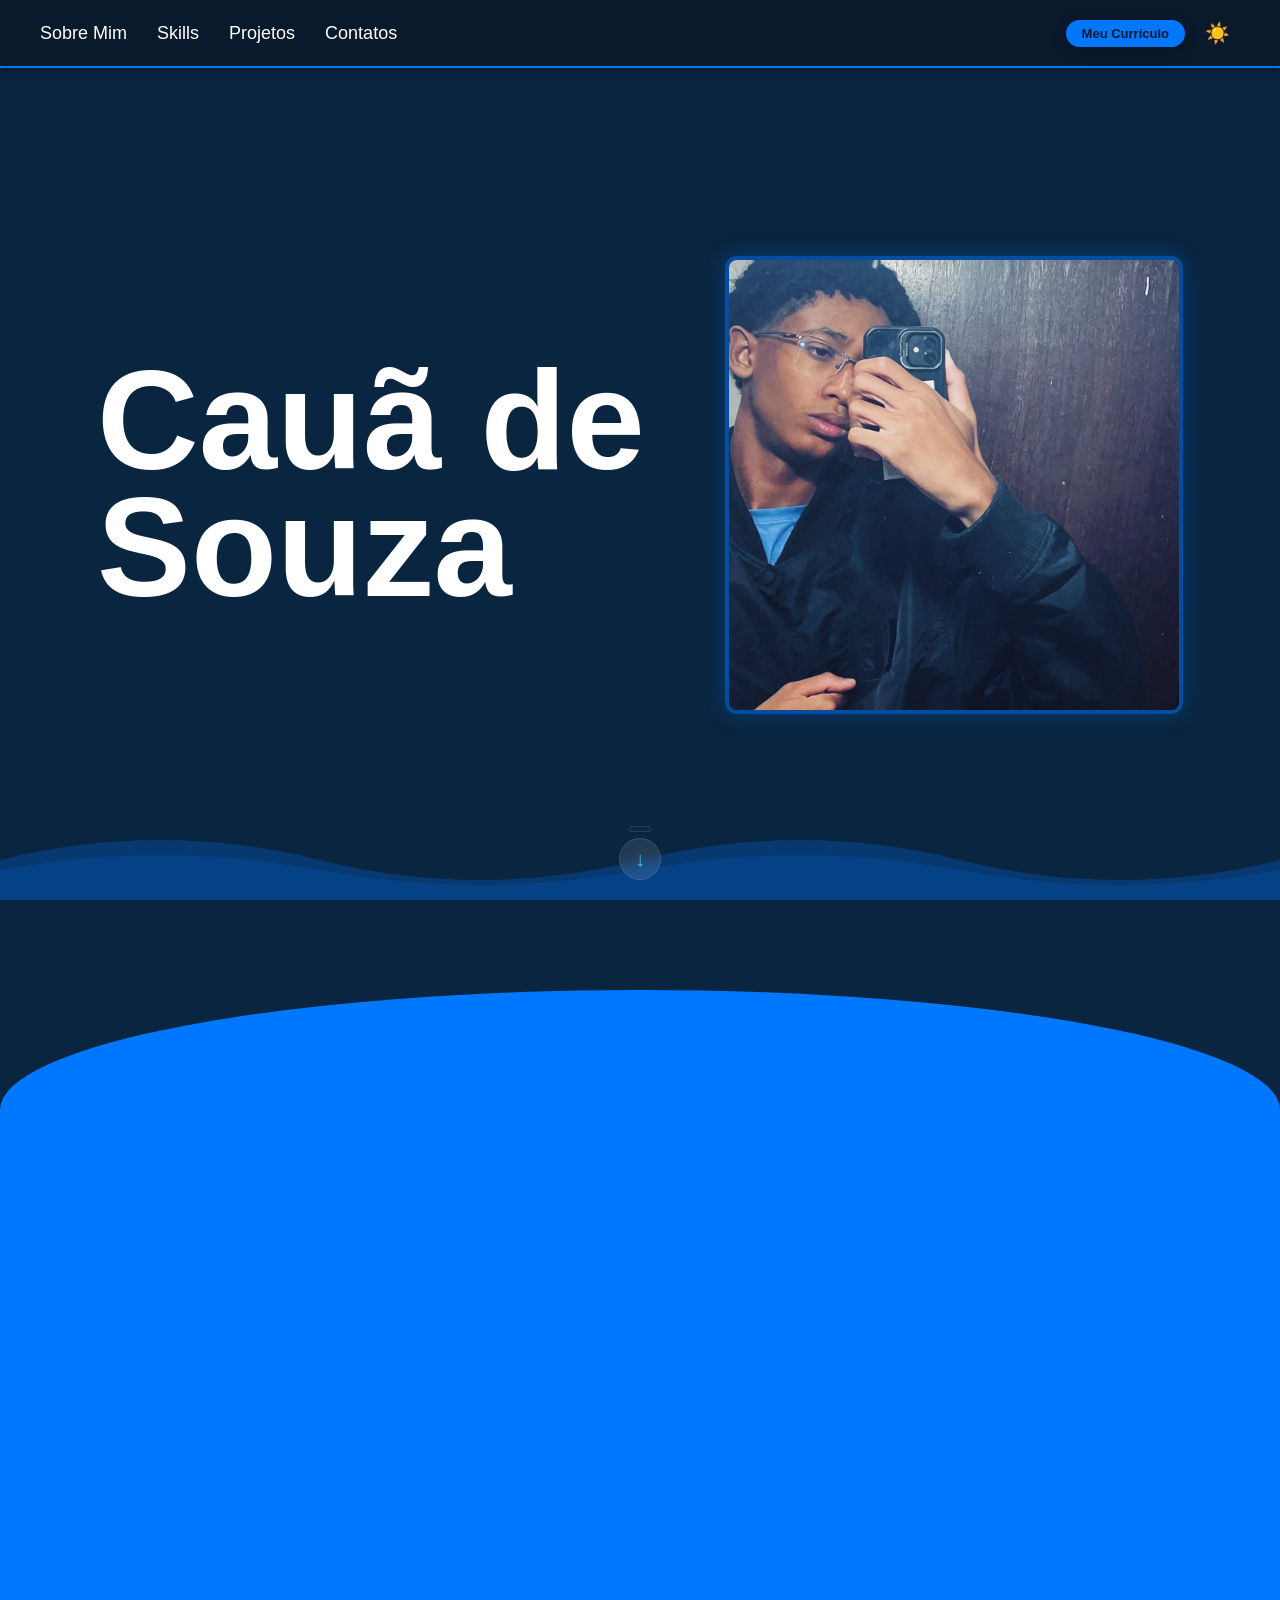
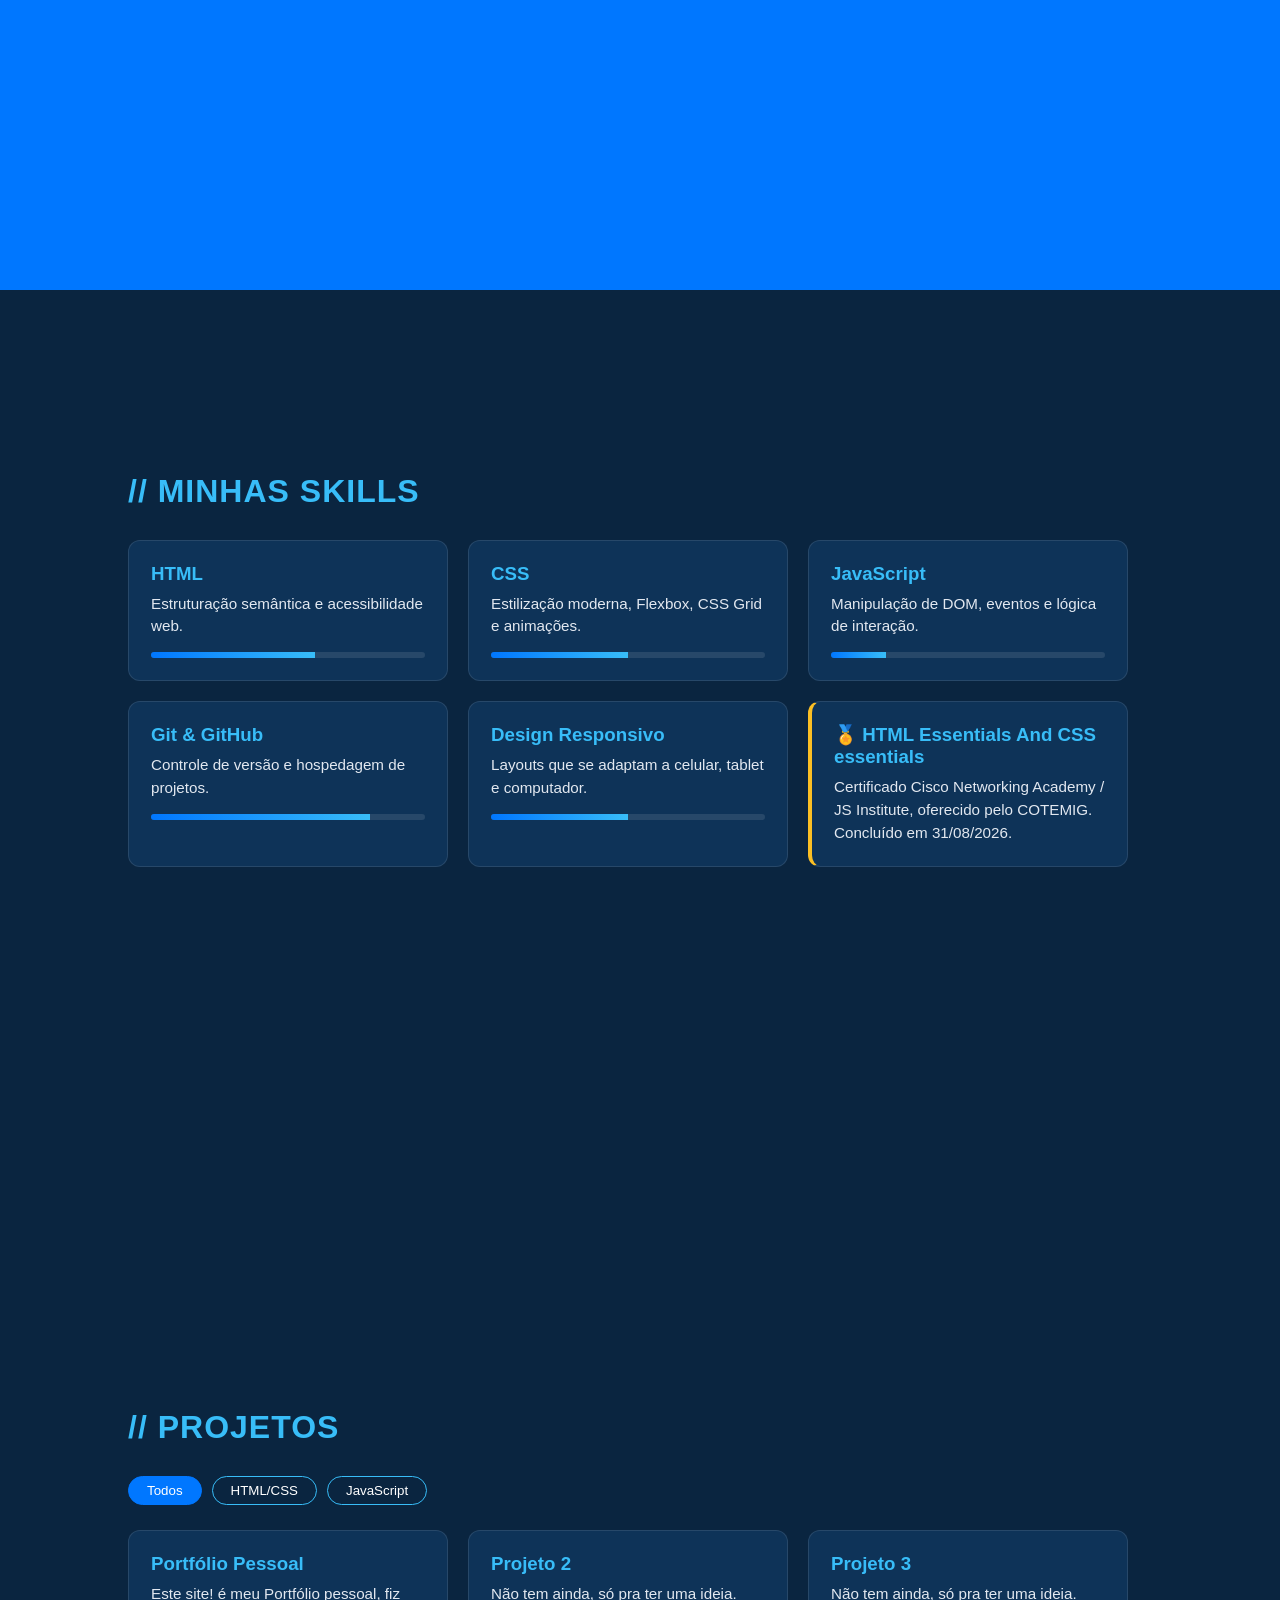
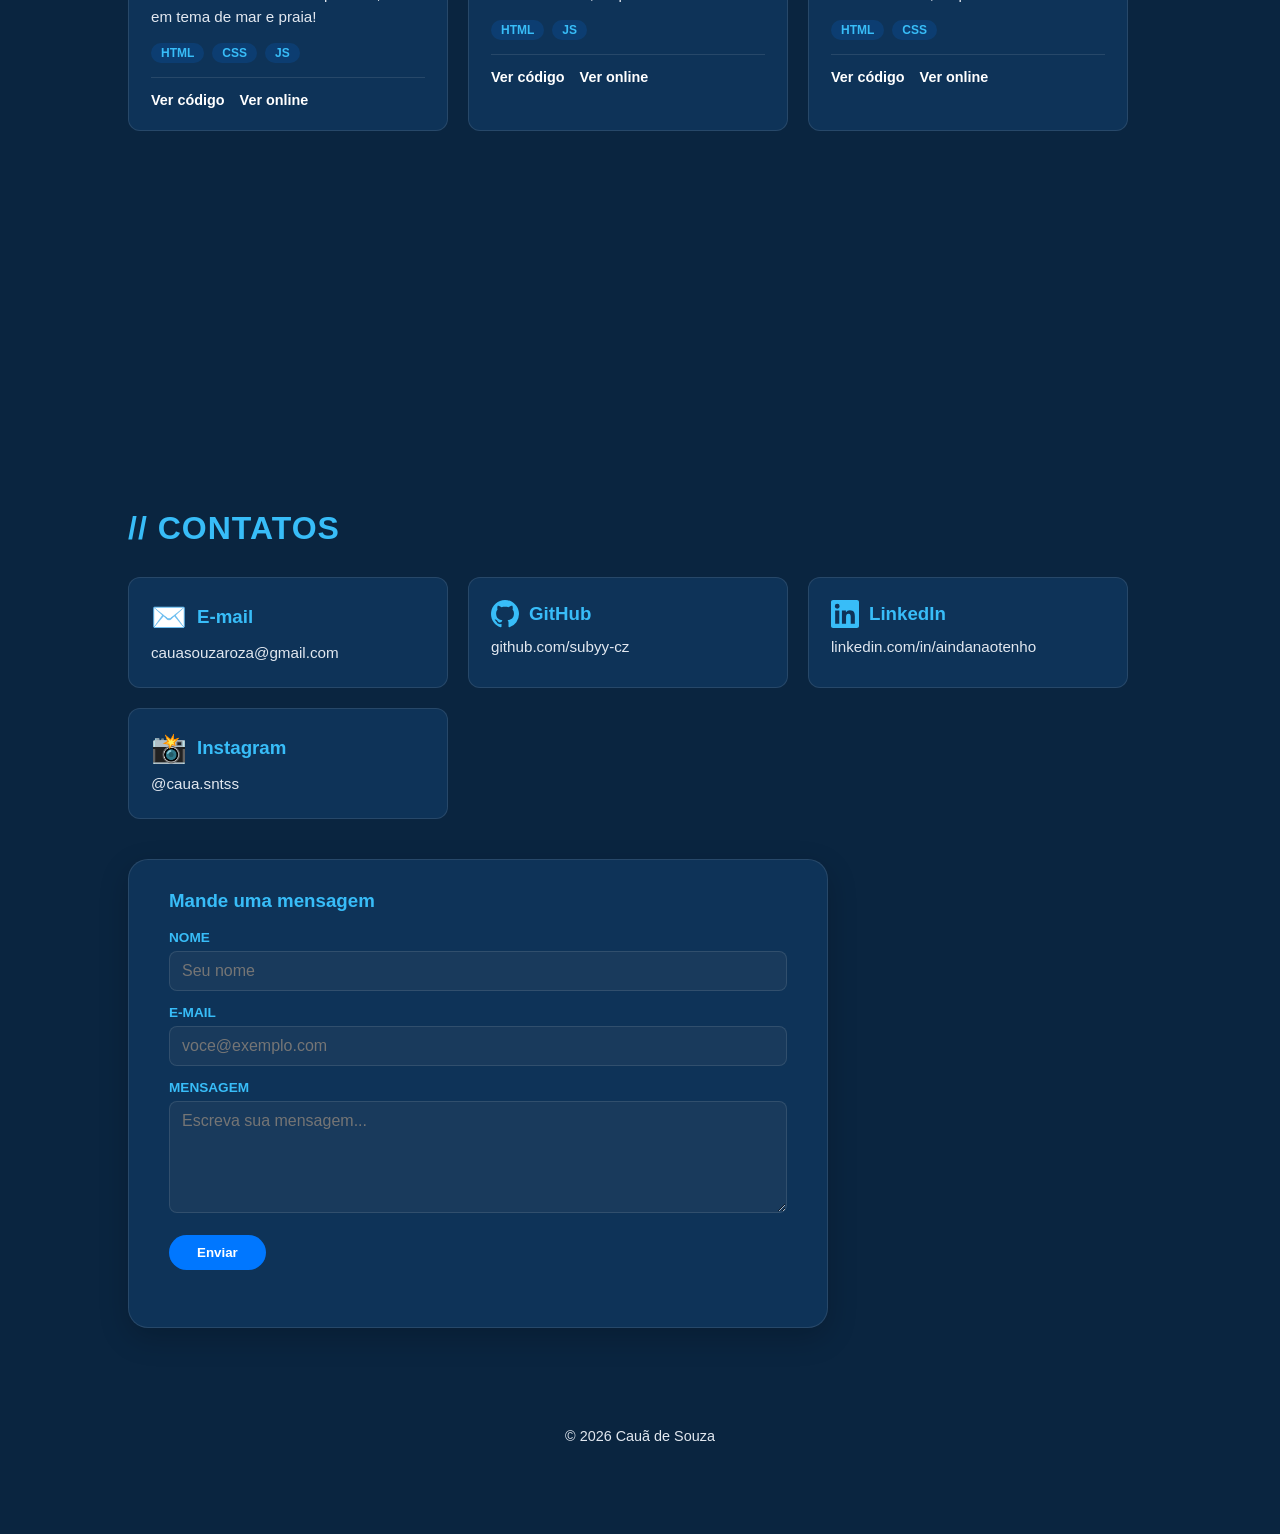
<file: index.html>
<!DOCTYPE html>
<html lang="pt-BR">
<head>
    <meta charset="UTF-8">
    <meta name="viewport" content="width=device-width, initial-scale=1.0">
    <title>Portfólio | Cauã de Souza</title>
    <link rel="stylesheet" href="style.css">
</head>
<body>

<div class="fundo-mar" id="fundo-mar"></div>
<div class="fundo-dia">
    <div class="sol-fundo"></div>
    <div class="nuvem" style="top: 14%; animation-duration: 60s;"></div>
    <div class="nuvem" style="top: 32%; animation-duration: 85s; animation-delay: -30s;"></div>
    <div class="nuvem" style="top: 52%; animation-duration: 70s; animation-delay: -50s;"></div>
</div>
<svg class="onda" viewBox="0 0 2400 80" preserveAspectRatio="none"><path d="M0 40 q150 -40 300 0 t300 0 t300 0 t300 0 t300 0 t300 0 t300 0 t300 0 V80 H0Z"/></svg>
<svg class="onda onda2" viewBox="0 0 2400 80" preserveAspectRatio="none"><path d="M0 40 q150 -40 300 0 t300 0 t300 0 t300 0 t300 0 t300 0 t300 0 t300 0 V80 H0Z"/></svg>

<div class="transicao-tema" id="transicao-tema"></div>
<div class="transicao-pagina" id="transicao-pagina"></div>
<div class="progresso" id="progresso"></div>

<header class="barra-superior">
    <nav>
        <ul>
            <li><a href="#sobre">Sobre Mim</a></li>
            <li><a href="#skills">Skills</a></li>
            <li><a href="#projetos">Projetos</a></li>
            <li><a href="#contatos">Contatos</a></li>
        </ul>
    </nav>

    <div class="lado-direito">
        <a href="seu-curriculo.pdf" download class="botao-curriculo">
            <span class="icone-circulo">📥</span>
            <span>Meu Currículo</span>
        </a>
        <button id="botao-tema" class="botao-tema" aria-label="Alternar Tema">☀️</button>
    </div>
</header>

<section class="hero" id="inicio">
    <main class="conteudoprincipal">
        <h1 class="nomeprincipal">Cauã de <br> Souza</h1>
        <div class="foto-perfil">
            <img src="a.jpeg" alt="Foto de perfil">
        </div>
    </main>

    <div class="container-scrool">
        <span class="texto-clique"></span>
        <a href="#sobre" class="botao-scrool" title="Scroll">↓</a>
    </div>
</section>

<section id="sobre" class="secao">
    <h2 class="titulo-sobre">// SOBRE MIM</h2>
    <div class="card-sobre revelar">
        <p>
            Olá, eu sou o <strong>Cauã de Souza</strong>, tenho 16 anos, sou estudante do colégio Cotemig Floresta e apaixonado por tecnologia
            e programação, com foco no desenvolvimento de interfaces modernas, limpas e que agradem ao máximo os usuários.
        </p>
        <div class="sobre-detalhes">
            <div class="detalhe-item"><span class="detalhe-titulo">Foco</span><span class="detalhe-valor">Front-end</span></div>
            <div class="detalhe-item"><span class="detalhe-titulo">Instituição</span><span class="detalhe-valor">Cotemig Floresta</span></div>
            <div class="detalhe-item"><span class="detalhe-titulo">Localidade</span><span class="detalhe-valor">Belo Horizonte, MG</span></div>
        </div>
    </div>
</section>

<section id="skills" class="secao">
    <h2 class="titulo-sobre">// MINHAS SKILLS</h2>
    <div class="grid-cards">
        <div class="card-skill revelar">
            <h3>HTML</h3>
            <p>Estruturação semântica e acessibilidade web.</p>
            <div class="barra"><span style="--nivel: 60%"></span></div>
        </div>
        <div class="card-skill revelar">
            <h3>CSS</h3>
            <p>Estilização moderna, Flexbox, CSS Grid e animações.</p>
            <div class="barra"><span style="--nivel: 50%"></span></div>
        </div>
        <div class="card-skill revelar">
            <h3>JavaScript</h3>
            <p>Manipulação de DOM, eventos e lógica de interação.</p>
            <div class="barra"><span style="--nivel: 20%"></span></div>
        </div>
        <div class="card-skill revelar">
            <h3>Git & GitHub</h3>
            <p>Controle de versão e hospedagem de projetos.</p>
            <div class="barra"><span style="--nivel: 80%"></span></div>
        </div>
        <div class="card-skill revelar">
            <h3>Design Responsivo</h3>
            <p>Layouts que se adaptam a celular, tablet e computador.</p>
            <div class="barra"><span style="--nivel: 50%"></span></div>
        </div>
        <div class="card-skill card-certificado revelar">
            <h3>🏅 HTML Essentials And CSS essentials</h3>
            <p>Certificado Cisco Networking Academy / JS Institute, oferecido pelo COTEMIG. Concluído em 31/08/2026.</p>
        </div>
    </div>
</section>

<section id="projetos" class="secao">
    <h2 class="titulo-sobre">// PROJETOS</h2>
    <div class="filtros">
        <button class="filtro ativo" data-filtro="todos">Todos</button>
        <button class="filtro" data-filtro="html-css">HTML/CSS</button>
        <button class="filtro" data-filtro="javascript">JavaScript</button>
    </div>
    <div class="grid-cards">
        <article class="card-projeto revelar" data-categoria="html-css">
            <h3>Portfólio Pessoal</h3>
            <p>Este site! é meu Portfólio pessoal, fiz em tema de mar e praia!</p>
            <div class="tags"><span class="tag">HTML</span><span class="tag">CSS</span><span class="tag">JS</span></div>
            <div class="links-projeto"><a href="#">Ver código</a><a href="#">Ver online</a></div>
        </article>
        <article class="card-projeto revelar" data-categoria="javascript">
            <h3>Projeto 2</h3>
            <p>Não tem ainda, só pra ter uma ideia.</p>
            <div class="tags"><span class="tag">HTML</span><span class="tag">JS</span></div>
            <div class="links-projeto"><a href="#">Ver código</a><a href="#">Ver online</a></div>
        </article>
        <article class="card-projeto revelar" data-categoria="html-css">
            <h3>Projeto 3</h3>
            <p>Não tem ainda, só pra ter uma ideia.</p>
            <div class="tags"><span class="tag">HTML</span><span class="tag">CSS</span></div>
            <div class="links-projeto"><a href="#">Ver código</a><a href="#">Ver online</a></div>
        </article>
    </div>
</section>

<section id="contatos" class="secao">
    <h2 class="titulo-sobre">// CONTATOS</h2>
    <div class="grid-cards">
        <a class="card-contato revelar" href="mailto:cauasouzaroza@gmail.com"><div class="contato-topo"><span>✉️</span><h3>E-mail</h3></div><p>cauasouzaroza@gmail.com</p></a>
        <a class="card-contato revelar" href="https://github.com/subyy-cz" target="_blank" rel="noopener"><div class="contato-topo"><svg class="contato-icone icone-github" viewBox="0 0 16 16" aria-hidden="true"><path d="M8 0C3.58 0 0 3.58 0 8c0 3.54 2.29 6.53 5.47 7.59.4.07.55-.17.55-.38 0-.19-.01-.82-.01-1.49-2.01.37-2.53-.49-2.69-.94-.09-.23-.48-.94-.82-1.13-.28-.15-.68-.52-.01-.53.63-.01 1.08.58 1.23.82.72 1.21 1.87.87 2.33.66.07-.52.28-.87.51-1.07-1.78-.2-3.64-.89-3.64-3.95 0-.87.31-1.59.82-2.15-.08-.2-.36-1.02.08-2.12 0 0 .67-.21 2.2.82.64-.18 1.32-.27 2-.27.68 0 1.36.09 2 .27 1.53-1.04 2.2-.82 2.2-.82.44 1.1.16 1.92.08 2.12.51.56.82 1.27.82 2.15 0 3.07-1.87 3.75-3.65 3.95.29.25.54.73.54 1.48 0 1.07-.01 1.93-.01 2.2 0 .21.15.46.55.38A8.013 8.013 0 0016 8c0-4.42-3.58-8-8-8z"/></svg><h3>GitHub</h3></div><p>github.com/subyy-cz</p></a>
        <a class="card-contato revelar" href="https://linkedin.com/in/seu-usuario" target="_blank" rel="noopener"><div class="contato-topo"><svg class="contato-icone icone-linkedin" viewBox="0 0 24 24" aria-hidden="true"><path d="M20.447 20.452h-3.554v-5.569c0-1.328-.027-3.037-1.852-3.037-1.853 0-2.136 1.445-2.136 2.939v5.667H9.351V9h3.414v1.561h.046c.477-.9 1.637-1.85 3.37-1.85 3.601 0 4.267 2.37 4.267 5.455v6.286zM5.337 7.433a2.062 2.062 0 01-2.063-2.065 2.064 2.064 0 112.063 2.065zm1.782 13.019H3.555V9h3.564v11.452zM22.225 0H1.771C.792 0 0 .774 0 1.729v20.542C0 23.227.792 24 1.771 24h20.451C23.2 24 24 23.227 24 22.271V1.729C24 .774 23.2 0 22.222 0h.003z"/></svg><h3>LinkedIn</h3></div><p>linkedin.com/in/aindanaotenho</p></a>
        <a class="card-contato revelar" href="https://instagram.com/caua.sntss" target="_blank" rel="noopener"><div class="contato-topo"><span>📸</span><h3>Instagram</h3></div><p>@caua.sntss</p></a>
    </div>

    <form id="form-contato" class="card-formulario revelar" novalidate>
        <h3>Mande uma mensagem</h3>
        <label for="nome">Nome</label>
        <input type="text" id="nome" placeholder="Seu nome">
        <label for="email">E-mail</label>
        <input type="email" id="email" placeholder="voce@exemplo.com">
        <label for="mensagem">Mensagem</label>
        <textarea id="mensagem" rows="5" placeholder="Escreva sua mensagem..."></textarea>
        <button type="submit" class="botao-enviar">Enviar</button>
        <p class="form-msg" id="form-msg"></p>
    </form>
</section>

<footer class="rodape">© 2026 Cauã de Souza</footer>

<script src="ondanome.js"></script>
</body>
</html>
</file>
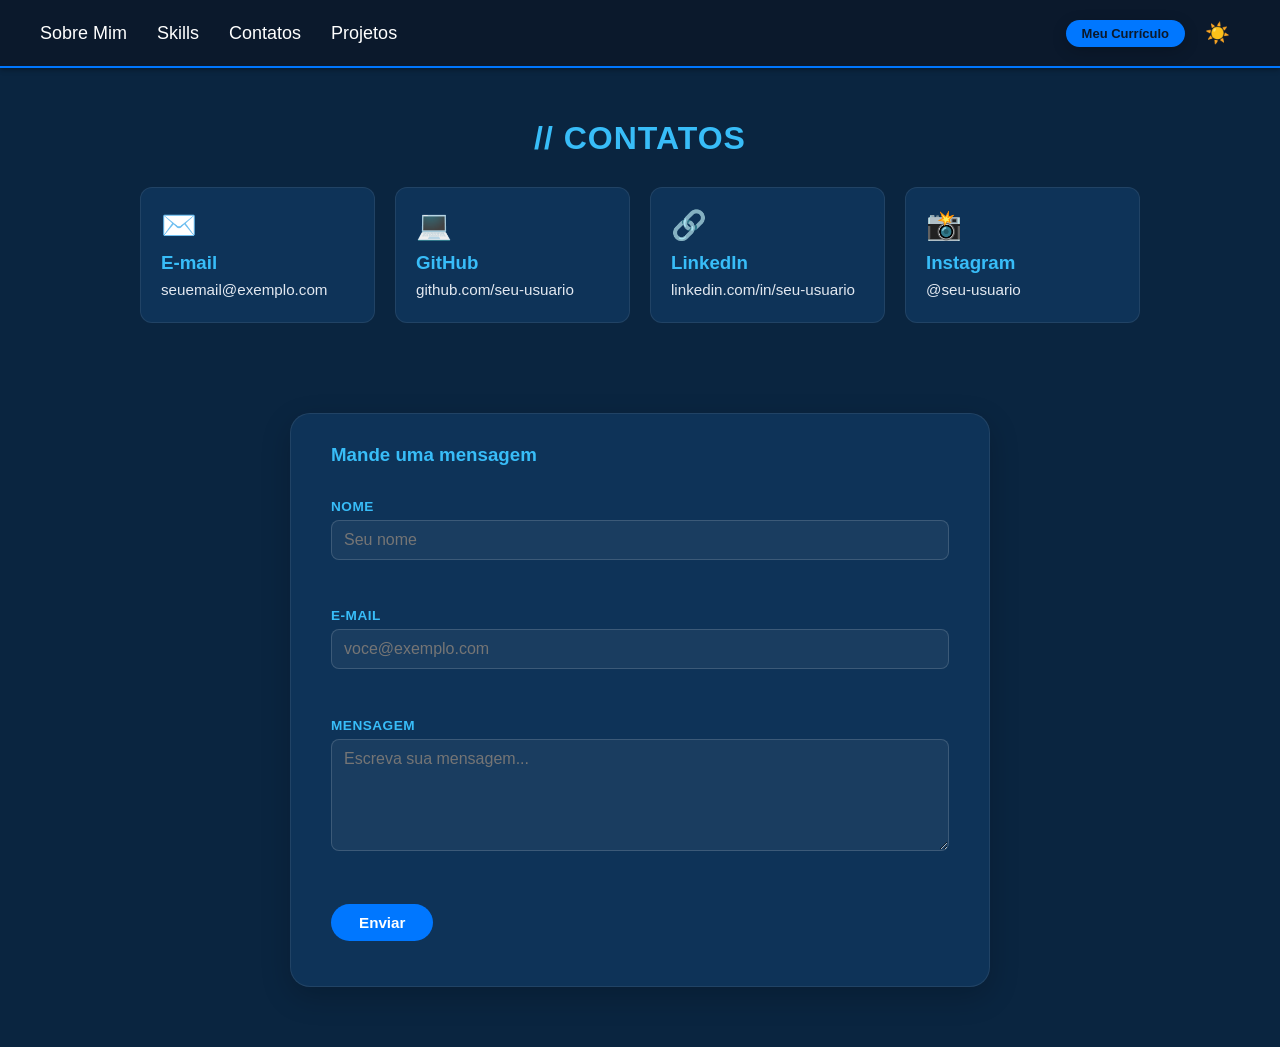
<file: contatos.html>
<!DOCTYPE html>
<html lang="pt-BR">
<head>
    <meta charset="UTF-8">
    <meta name="viewport" content="width=device-width, initial-scale=1.0">
    <title>Contatos | Cauã de Souza</title>
    <link rel="stylesheet" href="style.css">
    <link rel="stylesheet" href="contatos.css">
</head>
<body>

    <header class="barra-superior">
        <nav>
            <ul>
                <li><a href="index.html#sobre">Sobre Mim</a></li>
                <li><a href="skills.html">Skills</a></li>
                <li><a href="contatos.html">Contatos</a></li>
                <li><a href="projetos.html">Projetos</a></li>
            </ul>
        </nav>

        <div style="display: flex; align-items: center; gap: 10px;">
            <a href="seu-curriculo.pdf" download class="botao-curriculo">
                <span class="icone-circulo">📥</span>
                <span>Meu Currículo</span>
            </a>
            <div class="modoclaroescuro">
                <button id="botao-tema" class="botao-tema" aria-label="Alternar Tema">☀️</button>
            </div>
        </div>
    </header>

    <main class="secao-contatos">
        <h2 class="titulo-sobre">// CONTATOS</h2>

        <div class="grid-contatos">
            <a class="card-contato" href="mailto:seuemail@exemplo.com">
                <span class="contato-icone">✉️</span>
                <h3>E-mail</h3>
                <p>seuemail@exemplo.com</p>
            </a>
            <a class="card-contato" href="https://github.com/seu-usuario" target="_blank" rel="noopener">
                <span class="contato-icone">💻</span>
                <h3>GitHub</h3>
                <p>github.com/seu-usuario</p>
            </a>
            <a class="card-contato" href="https://linkedin.com/in/seu-usuario" target="_blank" rel="noopener">
                <span class="contato-icone">🔗</span>
                <h3>LinkedIn</h3>
                <p>linkedin.com/in/seu-usuario</p>
            </a>
            <a class="card-contato" href="https://instagram.com/seu-usuario" target="_blank" rel="noopener">
                <span class="contato-icone">📸</span>
                <h3>Instagram</h3>
                <p>@seu-usuario</p>
            </a>
        </div>

        <div class="card-formulario">
            <h3>Mande uma mensagem</h3>
            <form id="form-contato" novalidate>
                <div class="campo">
                    <label for="nome">Nome</label>
                    <input type="text" id="nome" name="nome" placeholder="Seu nome">
                    <span class="erro" id="erro-nome"></span>
                </div>
                <div class="campo">
                    <label for="email">E-mail</label>
                    <input type="email" id="email" name="email" placeholder="voce@exemplo.com">
                    <span class="erro" id="erro-email"></span>
                </div>
                <div class="campo">
                    <label for="mensagem">Mensagem</label>
                    <textarea id="mensagem" name="mensagem" rows="5" placeholder="Escreva sua mensagem..."></textarea>
                    <span class="erro" id="erro-mensagem"></span>
                </div>
                <button type="submit" class="botao-enviar">Enviar</button>
                <p class="mensagem-sucesso" id="mensagem-sucesso"></p>
            </form>
        </div>
    </main>

    <script src="ondanome.js"></script>
    <script src="contatos.js"></script>
</body>
</html>
</file>
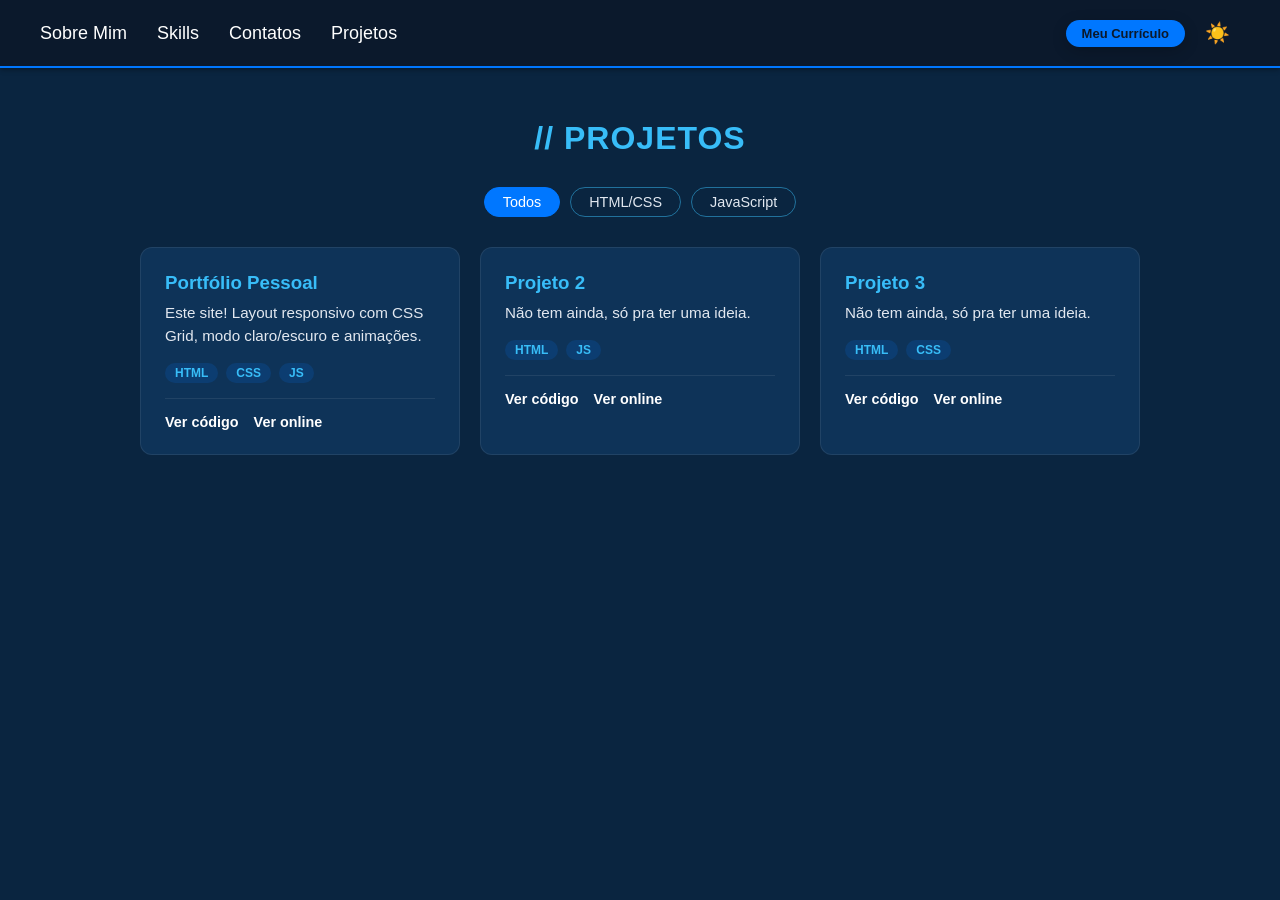
<file: projetos.html>
<!DOCTYPE html>
<html lang="pt-BR">
<head>
    <meta charset="UTF-8">
    <meta name="viewport" content="width=device-width, initial-scale=1.0">
    <title>Projetos | Cauã de Souza</title>
    <link rel="stylesheet" href="style.css">
    <link rel="stylesheet" href="projetos.css">
</head>
<body>

    <header class="barra-superior">
        <nav>
            <ul>
                <li><a href="index.html#sobre">Sobre Mim</a></li>
                <li><a href="skills.html">Skills</a></li>
                <li><a href="contatos.html">Contatos</a></li>
                <li><a href="projetos.html">Projetos</a></li>
            </ul>
        </nav>

        <div style="display: flex; align-items: center; gap: 10px;">
            <a href="seu-curriculo.pdf" download class="botao-curriculo">
                <span class="icone-circulo">📥</span>
                <span>Meu Currículo</span>
            </a>
            <div class="modoclaroescuro">
                <button id="botao-tema" class="botao-tema" aria-label="Alternar Tema">☀️</button>
            </div>
        </div>
    </header>

    <main class="secao-projetos">
        <h2 class="titulo-sobre">// PROJETOS</h2>

        <div class="filtros">
            <button class="filtro ativo" data-filtro="todos">Todos</button>
            <button class="filtro" data-filtro="html-css">HTML/CSS</button>
            <button class="filtro" data-filtro="javascript">JavaScript</button>
        </div>

        <div class="grid-projetos">
            <article class="card-projeto" data-categoria="html-css">
                <h3>Portfólio Pessoal</h3>
                <p>Este site! Layout responsivo com CSS Grid, modo claro/escuro e animações.</p>
                <div class="tags">
                    <span class="tag">HTML</span>
                    <span class="tag">CSS</span>
                    <span class="tag">JS</span>
                </div>
                <div class="links-projeto">
                    <a href="#">Ver código</a>
                    <a href="#">Ver online</a>
                </div>
            </article>

            <article class="card-projeto" data-categoria="javascript">
                <h3>Projeto 2</h3>
                <p>Não tem ainda, só pra ter uma ideia.</p>
                <div class="tags">
                    <span class="tag">HTML</span>
                    <span class="tag">JS</span>
                </div>
                <div class="links-projeto">
                    <a href="#">Ver código</a>
                    <a href="#">Ver online</a>
                </div>
            </article>

            <article class="card-projeto" data-categoria="html-css">
                <h3>Projeto 3</h3>
                <p>Não tem ainda, só pra ter uma ideia.</p>
                <div class="tags">
                    <span class="tag">HTML</span>
                    <span class="tag">CSS</span>
                </div>
                <div class="links-projeto">
                    <a href="#">Ver código</a>
                    <a href="#">Ver online</a>
                </div>
            </article>
        </div>
    </main>

    <script src="ondanome.js"></script>
    <script src="projetos.js"></script>
</body>
</html>
</file>
<file: style.css>
html { scroll-behavior: smooth; }

:root {
    --fundo: #0A2540;
    --texto: #ffffff;
    --texto-suave: #e2e8f0;
    --card: #0e3358;
    --barra: #0b192c;
    --destaque: #38bdf8;
    --borda: rgba(255, 255, 255, 0.1);
}

body.light-mode {
    --fundo: #e0f2fe;
    --texto: #0A2540;
    --texto-suave: #334155;
    --card: #ffffff;
    --barra: #bae6fd;
    --destaque: #0284c7;
    --borda: rgba(10, 37, 64, 0.12);
}

body {
    margin: 0;
    font-family: Arial, Helvetica, sans-serif;
    background-color: var(--fundo);
    color: var(--texto);
    transition: background-color 0.4s ease, color 0.4s ease;
    overflow-x: hidden;
    animation: entrar 0.8s ease;
}

@keyframes entrar { from { opacity: 0; } to { opacity: 1; } }

section, footer { position: relative; z-index: 2; }

/* ===== HEADER ===== */
.barra-superior {
    position: fixed;
    top: 0;
    left: 0;
    width: 100%;
    box-sizing: border-box;
    z-index: 100;
    display: flex;
    align-items: center;
    justify-content: space-between;
    padding: 15px 40px;
    background-color: var(--barra);
    border-bottom: 2px solid #0077ff;
    box-shadow: 0 2px 5px rgba(0, 0, 0, 0.3);
    transition: background-color 0.4s ease;
}

body.light-mode .barra-superior { border-bottom-color: #0284c7; }

nav ul { list-style: none; display: flex; gap: 30px; margin: 0; padding: 0; }

nav ul li a {
    text-decoration: none;
    color: var(--texto);
    font-size: 18px;
    transition: opacity 0.2s;
}

nav ul li a:hover { opacity: 0.7; text-decoration: underline; }

.lado-direito { display: flex; align-items: center; gap: 10px; }

.botao-curriculo {
    display: flex;
    align-items: center;
    background-color: #0077ff;
    color: #0b192c;
    padding: 6px 16px;
    border-radius: 50px;
    text-decoration: none;
    font-weight: bold;
    font-size: 13px;
    box-shadow: 0 4px 15px rgba(0, 0, 0, 0.2);
    transition: all 0.4s cubic-bezier(0.16, 1, 0.3, 1);
    overflow: hidden;
}

.icone-circulo {
    display: flex;
    align-items: center;
    justify-content: center;
    width: 0;
    opacity: 0;
    transform: scale(0.5);
    transition: all 0.4s cubic-bezier(0.16, 1, 0.3, 1);
    white-space: nowrap;
}

.botao-curriculo:hover {
    color: #ffffff;
    padding-left: 14px;
    box-shadow: 0 6px 20px rgba(0, 119, 255, 0.4);
}

.botao-curriculo:hover .icone-circulo { width: 28px; opacity: 1; transform: scale(1); margin-left: 8px; }

.botao-tema {
    background: transparent;
    border: none;
    font-size: 20px;
    cursor: pointer;
    padding: 6px 10px;
    border-radius: 50%;
    transition: transform 0.3s ease, background-color 0.3s ease;
}

.botao-tema:hover { transform: scale(1.15) rotate(15deg); background-color: rgba(0, 0, 0, 0.1); }

/* ===== HERO ===== */
.hero {
    min-height: 100vh;
    display: flex;
    flex-direction: column;
    justify-content: center;
    align-items: center;
    box-sizing: border-box;
    padding-top: 70px;
}

.conteudoprincipal {
    display: flex;
    justify-content: space-between;
    align-items: center;
    padding: 40px 50px;
    max-width: 1500px;
    margin: 0 auto;
    gap: 80px;
}

.nomeprincipal {
    font-size: clamp(60px, 11vw, 159px);
    font-weight: bold;
    text-align: left;
    line-height: 0.9;
    margin: 0;
    color: var(--texto);
}

.nomeprincipal .letra { display: inline-block; transition: color 0.3s ease; cursor: default; }

@keyframes tremor-onda {
    0%, 100% { transform: translate(0, 0) rotate(0deg); }
    25% { transform: translate(-2px, 2px) rotate(-1deg); }
    50% { transform: translate(2px, -2px) rotate(1deg); }
    75% { transform: translate(-1px, -1px) rotate(0.5deg); }
}

.nomeprincipal:hover .letra {
    color: #0077ff;
    animation: tremor-onda 0.3s infinite;
    animation-delay: calc(var(--letra-index) * 0.02s);
}

.nomeprincipal .letra:hover { color: var(--texto); animation-play-state: paused; }

.foto-perfil img {
    width: 100%;
    max-width: 450px;
    height: auto;
    display: block;
    border-radius: 12px;
    border: 4px solid rgba(0, 119, 255, 0.5);
    box-shadow: 0 0 20px rgba(0, 119, 255, 0.3);
}

.container-scrool {
    position: absolute;
    bottom: 20px;
    left: 50%;
    transform: translateX(-50%);
    z-index: 10;
    display: flex;
    flex-direction: column;
    align-items: center;
    gap: 6px;
}

.texto-clique {
    background: rgba(0, 119, 255, 0.05);
    border: 1px solid var(--borda);
    color: #94a4b8;
    font-size: 0.7rem;
    padding: 2px 10px;
    border-radius: 12px;
    text-transform: uppercase;
    letter-spacing: 1px;
}

.botao-scrool {
    display: flex;
    align-items: center;
    justify-content: center;
    width: 40px;
    height: 40px;
    background: rgba(255, 255, 255, 0.1);
    backdrop-filter: blur(5px);
    border: 1px solid var(--borda);
    border-radius: 50%;
    color: var(--destaque);
    font-size: 20px;
    text-decoration: none;
    animation: flutuar 2s ease-in-out infinite;
}

@keyframes flutuar { 0%, 100% { transform: translateY(0); } 50% { transform: translateY(6px); } }

.secao {
    min-height: 100vh;
    padding: 110px 10% 70px 10%;
    box-sizing: border-box;
    display: flex;
    flex-direction: column;
    justify-content: center;
    align-items: flex-start;
}

.titulo-sobre {
    font-size: 2rem;
    font-weight: 700;
    color: var(--destaque);
    margin: 0 0 30px 0;
    letter-spacing: 1px;
}

.card-sobre, .card-formulario {
    background-color: var(--card);
    border: 1px solid var(--borda);
    padding: 30px 40px;
    border-radius: 20px;
    max-width: 700px;
    box-shadow: 0 10px 30px rgba(0, 0, 0, 0.2);
    transition: background-color 0.4s ease;
}

.card-sobre p { font-size: 1.1rem; line-height: 1.6; color: var(--texto-suave); margin-top: 0; }

.sobre-detalhes {
    display: grid;
    grid-template-columns: repeat(auto-fit, minmax(140px, 1fr));
    gap: 15px;
    margin-top: 25px;
    padding-top: 20px;
    border-top: 1px solid var(--borda);
}

.detalhe-item { display: flex; flex-direction: column; }
.detalhe-titulo { font-size: 0.85rem; color: var(--destaque); font-weight: 600; margin-bottom: 3px; text-transform: uppercase; letter-spacing: 0.5px; }
.detalhe-valor { font-size: 0.95rem; color: var(--texto-suave); }

.grid-cards {
    display: grid;
    grid-template-columns: repeat(auto-fit, minmax(240px, 1fr));
    gap: 20px;
    max-width: 1000px;
    width: 100%;
}

.card-skill, .card-projeto, .card-contato {
    background-color: var(--card);
    border: 1px solid var(--borda);
    border-radius: 12px;
    padding: 22px;
    color: var(--texto);
    text-decoration: none;
    transition: transform 0.3s ease, border-color 0.3s ease, background-color 0.4s ease;
}

.card-skill:hover, .card-projeto:hover, .card-contato:hover { transform: translateY(-5px); border-color: #0284c7; }

.card-skill h3, .card-projeto h3, .card-contato h3 { margin: 0 0 8px 0; color: var(--destaque); }
.card-skill p, .card-projeto p, .card-contato p { margin: 0; font-size: 0.95rem; line-height: 1.5; color: var(--texto-suave); word-break: break-word; }
.card-contato span { font-size: 1.8rem; }
.card-certificado { border-left: 4px solid #fbbf24; }

.barra { height: 6px; background: var(--borda); border-radius: 6px; margin-top: 14px; overflow: hidden; }
.barra span { display: block; height: 100%; width: 0; background: linear-gradient(90deg, #0077ff, #38bdf8); transition: width 1.4s ease; }
.visivel .barra span { width: var(--nivel); }

.filtros { display: flex; flex-wrap: wrap; gap: 10px; margin-bottom: 25px; }

.filtro {
    background: transparent;
    color: var(--texto);
    border: 1px solid var(--destaque);
    padding: 6px 18px;
    border-radius: 50px;
    cursor: pointer;
    transition: background-color 0.3s ease;
}

.filtro:hover { background-color: rgba(56, 189, 248, 0.15); }
.filtro.ativo { background-color: #0077ff; border-color: #0077ff; color: #ffffff; }

.card-projeto.escondido { display: none; }

.tags { display: flex; flex-wrap: wrap; gap: 8px; margin: 14px 0; }
.tag { background: rgba(0, 119, 255, 0.15); color: var(--destaque); font-size: 0.75rem; font-weight: 600; padding: 3px 10px; border-radius: 12px; }

.links-projeto { display: flex; gap: 15px; padding-top: 14px; border-top: 1px solid var(--borda); }
.links-projeto a { color: var(--texto); font-size: 0.9rem; font-weight: bold; text-decoration: none; }
.links-projeto a:hover { color: var(--destaque); text-decoration: underline; }

.card-formulario { margin-top: 40px; width: 100%; box-sizing: border-box; }
.card-formulario h3 { margin-top: 0; color: var(--destaque); }

.card-formulario label { display: block; font-size: 0.85rem; font-weight: 600; text-transform: uppercase; color: var(--destaque); margin: 14px 0 6px; }

.card-formulario input, .card-formulario textarea {
    width: 100%;
    box-sizing: border-box;
    background: rgba(128, 128, 128, 0.1);
    border: 1px solid var(--borda);
    border-radius: 8px;
    padding: 10px 12px;
    color: var(--texto);
    font-family: inherit;
    font-size: 1rem;
}

.card-formulario input:focus, .card-formulario textarea:focus { outline: none; border-color: #0077ff; }

.botao-enviar {
    margin-top: 18px;
    background-color: #0077ff;
    color: #ffffff;
    border: none;
    padding: 10px 28px;
    border-radius: 50px;
    font-weight: bold;
    cursor: pointer;
    transition: transform 0.3s ease, box-shadow 0.3s ease;
}

.botao-enviar:hover { transform: translateY(-2px); box-shadow: 0 6px 20px rgba(0, 119, 255, 0.4); }
.form-msg { margin: 12px 0 0; font-size: 0.9rem; min-height: 1em; }
.form-msg.erro { color: #f87171; }
.form-msg.ok { color: #22c55e; }

.rodape { text-align: center; padding: 30px 0 90px; color: var(--texto-suave); font-size: 0.9rem; }

.revelar { opacity: 0; transform: translateY(30px); transition: opacity 0.7s ease, transform 0.7s ease, border-color 0.3s ease; }
.revelar.visivel { opacity: 1; transform: translateY(0); }

.fundo-mar, .fundo-dia {
    position: fixed;
    inset: 0;
    overflow: hidden;
    z-index: 1;
    pointer-events: none;
    transition: opacity 0.8s ease;
}

.particle {
    position: absolute;
    background: rgba(56, 189, 248, 0.35);
    border-radius: 50%;
    box-shadow: 0 0 10px rgba(56, 189, 248, 0.5);
    animation: subir-bolha linear infinite;
}

@keyframes subir-bolha {
    0% { transform: translateY(100vh) scale(0.3); opacity: 0; }
    20%, 80% { opacity: 0.7; }
    100% { transform: translateY(-10vh) scale(1.1); opacity: 0; }
}

.onda {
    position: fixed;
    bottom: 0;
    left: 0;
    width: 200%;
    height: 80px;
    z-index: 1;
    pointer-events: none;
    fill: #0077ff;
    opacity: 0.25;
    animation: onda 12s linear infinite;
}

.onda2 { height: 60px; opacity: 0.15; animation-duration: 8s; animation-direction: reverse; }

@keyframes onda { to { transform: translateX(-50%); } }

body.light-mode .fundo-mar { opacity: 0; }
body.light-mode .onda { fill: #38bdf8; opacity: 0.4; }

/* ===== FUNDO: DIA (claro) ===== */
.fundo-dia { opacity: 0; }
body.light-mode .fundo-dia { opacity: 1; }

.sol-fundo { position: absolute; top: -140px; right: -140px; width: 420px; height: 420px; }

.sol-fundo::before {
    content: "";
    position: absolute;
    inset: 0;
    border-radius: 50%;
    background: repeating-conic-gradient(rgba(251, 191, 36, 0.4) 0 5deg, transparent 5deg 15deg);
    -webkit-mask: radial-gradient(circle, #000 25%, transparent 70%);
    mask: radial-gradient(circle, #000 25%, transparent 70%);
    animation: girar 40s linear infinite;
}

.sol-fundo::after {
    content: "";
    position: absolute;
    inset: 32%;
    border-radius: 50%;
    background: #fde047;
    box-shadow: 0 0 60px 25px rgba(253, 224, 71, 0.7);
}

@keyframes girar { to { transform: rotate(360deg); } }

.nuvem {
    position: absolute;
    left: 0;
    width: 120px;
    height: 36px;
    background: #ffffff;
    border-radius: 50px;
    opacity: 0.85;
    animation: nuvem linear infinite;
}

.nuvem::before, .nuvem::after { content: ""; position: absolute; background: #ffffff; border-radius: 50%; }
.nuvem::before { width: 55px; height: 55px; top: -26px; left: 18px; }
.nuvem::after { width: 70px; height: 70px; top: -38px; left: 50px; }

@keyframes nuvem { from { transform: translateX(-200px); } to { transform: translateX(110vw); } }

.transicao-tema { position: fixed; inset: 0; z-index: 9999; pointer-events: none; display: none; }

.transicao-tema.bolha {
    display: block;
    background: radial-gradient(circle at 30% 30%, rgba(255, 255, 255, 0.5), #38bdf8 20%, #0A2540 75%);
    animation: bolha-estoura 0.95s ease-in-out forwards;
}

@keyframes bolha-estoura {
    0% { clip-path: circle(0 at var(--x) var(--y)); opacity: 1; }
    55% { clip-path: circle(150% at var(--x) var(--y)); opacity: 1; transform: scale(1); }
    100% { clip-path: circle(150% at var(--x) var(--y)); opacity: 0; transform: scale(1.4); }
}

/* Indo pro claro: sol se abrindo */
.transicao-tema.sol {
    display: block;
    background: repeating-conic-gradient(at var(--x) var(--y), #fde047 0 8deg, #fbbf24 8deg 16deg);
    animation: sol-abre 0.95s ease-in-out forwards;
}

@keyframes sol-abre {
    0% { clip-path: circle(0 at var(--x) var(--y)); opacity: 1; }
    55% { clip-path: circle(150% at var(--x) var(--y)); opacity: 1; }
    100% { clip-path: circle(150% at var(--x) var(--y)); opacity: 0; }
}

.transicao-pagina {
    position: fixed;
    inset: 0;
    z-index: 9998;
    pointer-events: none;
    background: #0077ff;
    border-radius: 50% 50% 0 0 / 120px 120px 0 0;
    transform: translateY(110%);
}

body.light-mode .transicao-pagina { background: #38bdf8; }
.transicao-pagina.ativa { animation: varrer 0.9s ease-in-out; }

@keyframes varrer {
    0% { transform: translateY(110%); }
    45%, 55% { transform: translateY(0); }
    100% { transform: translateY(-120%); }
}

@media (max-width: 900px) {
    .conteudoprincipal { flex-direction: column; gap: 30px; padding: 30px 20px; }
    .barra-superior { padding: 12px 15px; }
    nav ul { gap: 12px; }
    nav ul li a { font-size: 14px; }
    .secao { padding: 100px 6% 60px 6%; }
}

.contato-topo { display: flex; align-items: center; gap: 10px; margin-bottom: 8px; }
.contato-topo h3 { margin: 0; }
.contato-icone { width: 28px; height: 28px; fill: var(--destaque); transition: transform 0.3s ease, fill 0.3s ease; }
.card-contato:hover .contato-icone { transform: scale(1.15) rotate(-6deg); }
.card-contato:hover .icone-github { fill: var(--texto); }
.card-contato:hover .icone-linkedin { fill: #0A66C2; }

html { scroll-snap-type: y proximity; }
.hero, .secao { scroll-snap-align: start; }

.progresso {
    position: fixed;
    top: 0;
    left: 0;
    height: 3px;
    width: 0;
    z-index: 10001;
    background: linear-gradient(90deg, #0077ff, #38bdf8);
}

body.light-mode .progresso { background: linear-gradient(90deg, #fbbf24, #f59e0b); }

nav ul li a.ativo { color: var(--destaque); text-decoration: underline; }

.cursor-ponto, .cursor-anel {
    position: fixed;
    top: 0;
    left: 0;
    z-index: 10000;
    pointer-events: none;
    border-radius: 50%;
    translate: -50% -50%;
    opacity: 0;
    transition: opacity 0.3s, width 0.25s, height 0.25s, background-color 0.25s, border-color 0.25s;
}

.cursor-ponto { width: 8px; height: 8px; background: #38bdf8; }
.cursor-anel { width: 36px; height: 36px; border: 2px solid rgba(56, 189, 248, 0.7); }
body.light-mode .cursor-ponto { background: #f59e0b; }
body.light-mode .cursor-anel { border-color: rgba(245, 158, 11, 0.8); }

.cursor-visivel { opacity: 1; }
body.cursor-hover .cursor-anel { width: 60px; height: 60px; background: rgba(56, 189, 248, 0.15); }
body.light-mode.cursor-hover .cursor-anel { background: rgba(245, 158, 11, 0.18); }
body.cursor-clique .cursor-anel { width: 22px; height: 22px; }

@media (hover: hover) and (pointer: fine) {
    body, a, button, label { cursor: none; }
    input, textarea { cursor: text; }
}

@media (hover: none) { .cursor-ponto, .cursor-anel { display: none; } }
</file>
<file: contatos.css>
.secao-contatos {
    display: flex;
    flex-direction: column;
    align-items: center;
    padding: 120px 20px 60px 20px;
    position: relative;
    z-index: 2;
    width: 100%;
    box-sizing: border-box;
}

.secao-contatos .titulo-sobre {
    text-align: center;
}

body.light-mode .secao-contatos .titulo-sobre {
    color: #0284c7;
}

.grid-contatos {
    display: grid;
    grid-template-columns: repeat(auto-fit, minmax(220px, 1fr));
    gap: 20px;
    max-width: 1000px;
    width: 100%;
    margin-bottom: 50px;
}

.card-contato {
    display: block;
    text-decoration: none;
    color: #ffffff;
    background-color: #0e3358;
    border: 1px solid rgba(255, 255, 255, 0.08);
    border-radius: 12px;
    padding: 20px;
    transition: transform 0.3s ease, border-color 0.3s ease;
}

.card-contato:hover {
    transform: translateY(-5px);
    border-color: #0284c7;
}

.card-contato h3 {
    margin: 10px 0 5px 0;
    color: #38bdf8;
}

.card-contato p {
    margin: 0;
    font-size: 0.95rem;
    color: #e2e8f0;
    word-break: break-all;
}

.contato-icone {
    font-size: 1.8rem;
}

/* Formulário */
.card-formulario {
    background-color: #0e3358;
    border: 1px solid rgba(255, 255, 255, 0.08);
    padding: 30px 40px;
    border-radius: 20px;
    max-width: 700px;
    width: 100%;
    box-sizing: border-box;
    box-shadow: 0 10px 30px rgba(0, 0, 0, 0.2);
}

.card-formulario h3 {
    margin-top: 0;
    color: #38bdf8;
}

.campo {
    display: flex;
    flex-direction: column;
    margin-bottom: 18px;
}

.campo label {
    font-size: 0.85rem;
    font-weight: 600;
    text-transform: uppercase;
    letter-spacing: 0.5px;
    color: #38bdf8;
    margin-bottom: 6px;
}

.campo input,
.campo textarea {
    background: rgba(255, 255, 255, 0.05);
    border: 1px solid rgba(255, 255, 255, 0.15);
    border-radius: 8px;
    padding: 10px 12px;
    color: #ffffff;
    font-family: inherit;
    font-size: 1rem;
    resize: vertical;
    transition: border-color 0.3s ease;
}

.campo input:focus,
.campo textarea:focus {
    outline: none;
    border-color: #0077ff;
}

.campo.invalido input,
.campo.invalido textarea {
    border-color: #f87171;
}

.erro {
    color: #f87171;
    font-size: 0.8rem;
    min-height: 1em;
    margin-top: 4px;
}

.botao-enviar {
    background-color: #0077ff;
    color: #ffffff;
    border: none;
    padding: 10px 28px;
    border-radius: 50px;
    font-weight: bold;
    font-size: 0.95rem;
    cursor: pointer;
    transition: transform 0.3s ease, box-shadow 0.3s ease;
}

.botao-enviar:hover {
    transform: translateY(-2px);
    box-shadow: 0 6px 20px rgba(0, 119, 255, 0.4);
}

.mensagem-sucesso {
    margin-top: 15px;
    color: #4ade80;
    font-size: 0.95rem;
}

body.light-mode .card-contato,
body.light-mode .card-formulario {
    background-color: #ffffff;
    border: 1px solid rgba(10, 37, 64, 0.1);
    box-shadow: 0 10px 30px rgba(10, 37, 64, 0.08);
}

body.light-mode .card-contato { color: #0A2540; }
body.light-mode .card-contato h3,
body.light-mode .card-formulario h3,
body.light-mode .campo label { color: #0284c7; }
body.light-mode .card-contato p { color: #334155; }

body.light-mode .campo input,
body.light-mode .campo textarea {
    background: rgba(10, 37, 64, 0.04);
    border: 1px solid rgba(10, 37, 64, 0.2);
    color: #0A2540;
}

body.light-mode .mensagem-sucesso { color: #15803d; }
</file>
<file: projetos.css>
.secao-projetos {
    display: flex;
    flex-direction: column;
    align-items: center;
    padding: 120px 20px 60px 20px;
    position: relative;
    z-index: 2;
    width: 100%;
    box-sizing: border-box;
}

.secao-projetos .titulo-sobre {
    text-align: center;
}

body.light-mode .secao-projetos .titulo-sobre {
    color: #0284c7;
}

.filtros {
    display: flex;
    flex-wrap: wrap;
    justify-content: center;
    gap: 10px;
    margin-bottom: 30px;
}

.filtro {
    background: transparent;
    color: #e2e8f0;
    border: 1px solid rgba(56, 189, 248, 0.5);
    padding: 6px 18px;
    border-radius: 50px;
    font-size: 0.9rem;
    cursor: pointer;
    transition: background-color 0.3s ease, color 0.3s ease;
}

.filtro:hover {
    background-color: rgba(56, 189, 248, 0.15);
}

.filtro.ativo {
    background-color: #0077ff;
    border-color: #0077ff;
    color: #ffffff;
}

.grid-projetos {
    display: grid;
    grid-template-columns: repeat(auto-fit, minmax(280px, 1fr));
    gap: 20px;
    max-width: 1000px;
    width: 100%;
}

.card-projeto {
    background-color: #0e3358;
    border: 1px solid rgba(255, 255, 255, 0.08);
    border-radius: 12px;
    padding: 24px;
    transition: transform 0.3s ease, border-color 0.3s ease, opacity 0.3s ease;
}

.card-projeto:hover {
    transform: translateY(-5px);
    border-color: #0284c7;
}

.card-projeto.escondido {
    display: none;
}

.card-projeto h3 {
    margin-top: 0;
    color: #38bdf8;
}

.card-projeto p {
    font-size: 0.95rem;
    line-height: 1.5;
    color: #e2e8f0;
}

.tags {
    display: flex;
    flex-wrap: wrap;
    gap: 8px;
    margin: 15px 0;
}

.tag {
    background: rgba(0, 119, 255, 0.15);
    color: #38bdf8;
    font-size: 0.75rem;
    font-weight: 600;
    padding: 3px 10px;
    border-radius: 12px;
}

.links-projeto {
    display: flex;
    gap: 15px;
    padding-top: 15px;
    border-top: 1px solid rgba(255, 255, 255, 0.08);
}

.links-projeto a {
    color: #ffffff;
    text-decoration: none;
    font-size: 0.9rem;
    font-weight: bold;
    transition: color 0.3s ease;
}

.links-projeto a:hover {
    color: #38bdf8;
    text-decoration: underline;
}

body.light-mode .card-projeto {
    background-color: #ffffff;
    border: 1px solid rgba(10, 37, 64, 0.1);
    box-shadow: 0 10px 30px rgba(10, 37, 64, 0.08);
}

body.light-mode .card-projeto h3 { color: #0284c7; }
body.light-mode .card-projeto p { color: #334155; }
body.light-mode .tag { background: rgba(2, 132, 199, 0.12); color: #0284c7; }
body.light-mode .links-projeto { border-top: 1px solid rgba(10, 37, 64, 0.1); }
body.light-mode .links-projeto a { color: #0A2540; }
body.light-mode .links-projeto a:hover { color: #0284c7; }
body.light-mode .filtro { color: #0A2540; border-color: #0284c7; }
body.light-mode .filtro.ativo { color: #ffffff; }
</file>
